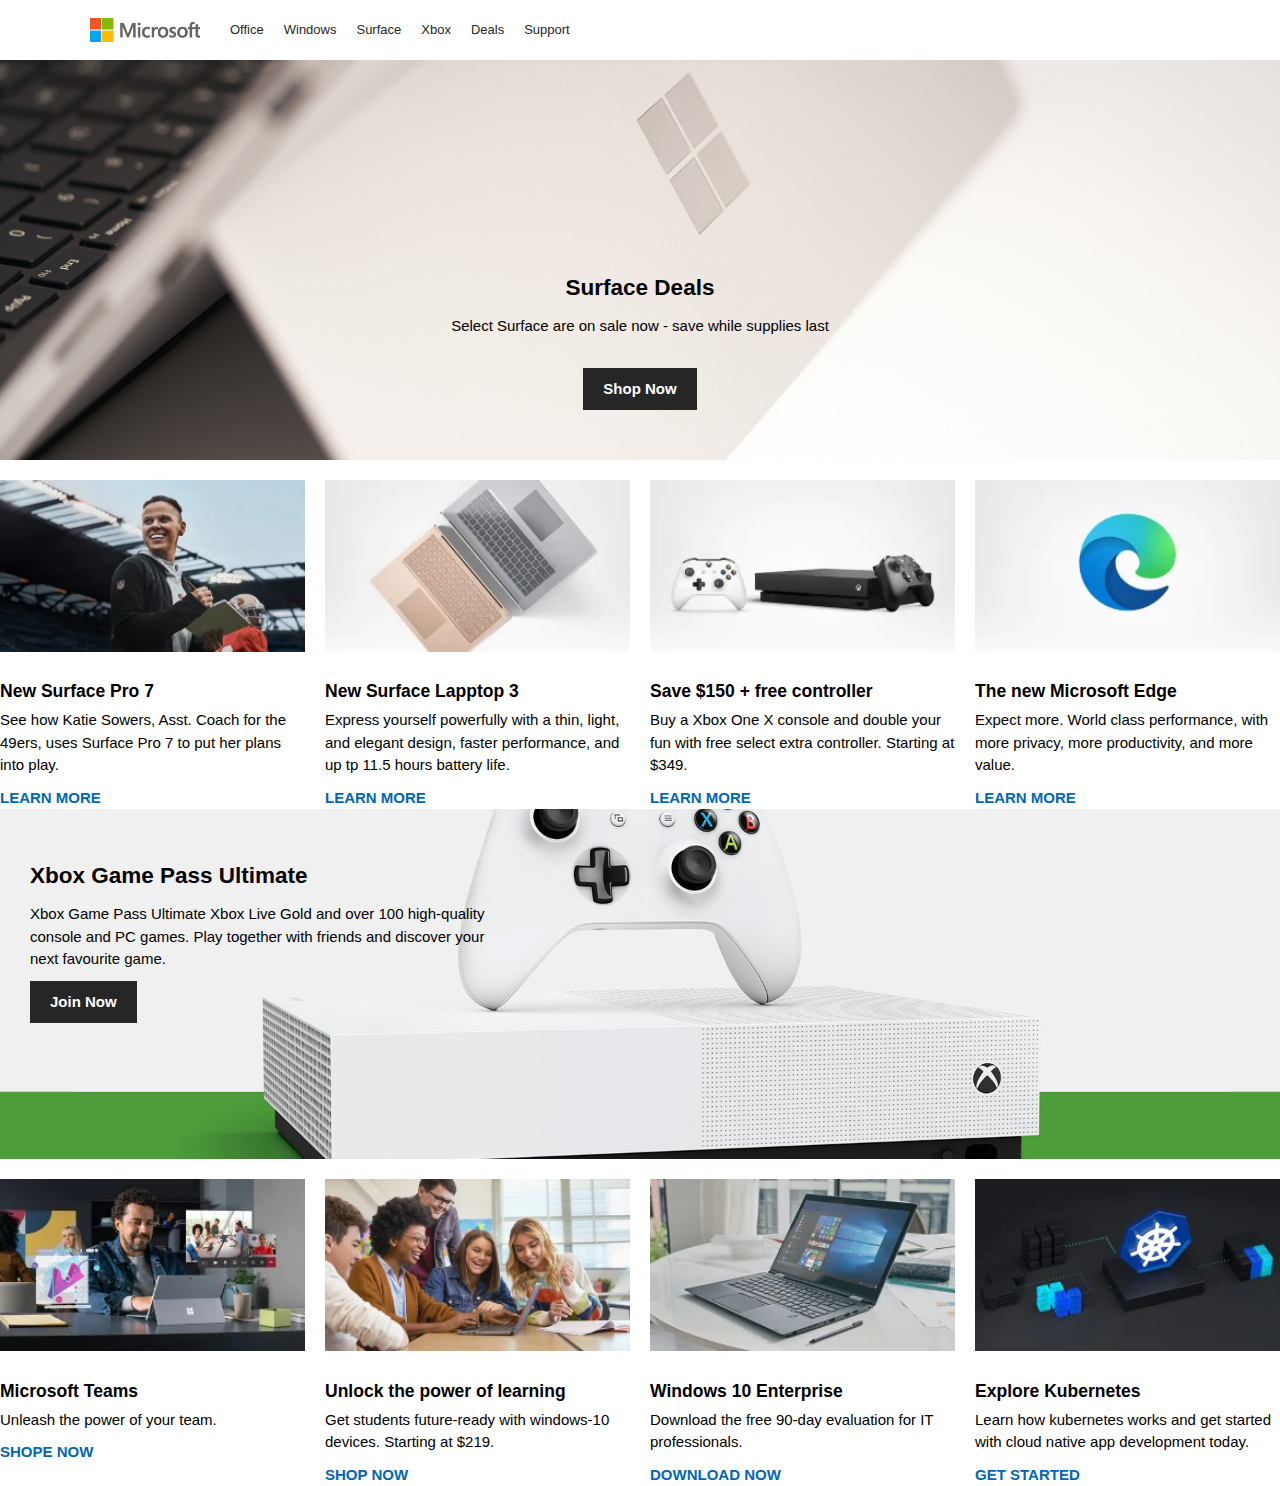
<file: MICROSOFT_HOMEPAGE_CLONE/index.html>
<!DOCTYPE html>
<html lang="en">
<head>
    <meta charset="UTF-8">
    <meta http-equiv="X-UA-Compatible" content="IE=edge">
    <meta name="viewport" content="width=device-width, initial-scale=1.0">
    <link rel="stylesheet" href="https://cdnjs.cloudflare.com/ajax/libs/font-awesome/5.15.3/css/all.min.css" integrity="sha512-iBBXm8fW90+nuLcSKlbmrPcLa0OT92xO1BIsZ+ywDWZCvqsWgccV3gFoRBv0z+8dLJgyAHIhR35VZc2oM/gI1w==" crossorigin="anonymous" referrerpolicy="no-referrer" />
    <title>Microsoft - Official Home Page</title>
    <link rel="icon" href="img/favicon.ico" type="image/gif" sizes="32x32">
    <link rel="stylesheet" href="css/style.css">
</head>
<body>
    <div class="container">
        <!-- Nav -->
        <nav class="main-nav">
            <img src="img/logo.png" alt="Microsoft" class="logo">
            <ul class="main-menu">
                <li><a href="">Office</a></li>
                <li><a href="">Windows</a></li>
                <li><a href="">Surface</a></li>
                <li><a href="">Xbox</a></li>
                <li><a href="">Deals</a></li>
                <li><a href="">Support</a></li>
            </ul>

            <ul class="right-menu">
                <li>
                    <a href="">
                        <i class="fas fa-search"></i>
                    </a>
                </li>

                <li>
                    <a href="">
                        <i class="fas fa-shopping-cart"></i>
                    </a>
                </li>
            </ul>
        </nav>
    </div>

    <!-- Showcase -->
    <header class="showcase">
        <h2>Surface Deals</h2>
        <p>Select Surface are on sale now - save while supplies last</p>
        <a href="#" class="btn">
            Shop Now <i class="fas fa-chevron-right"></i>
        </a>
    </header>

    <!-- Home Card1 -->
    <section class="home-cards">
        <div>
            <img src="img/card1.png" alt="card1">
            <h3>New Surface Pro 7</h3>
            <p>
                See how Katie Sowers, Asst. Coach for the 49ers, uses Surface Pro 7 to put her plans into play.
            </p>
            <a href="#">Learn More <i class="fas fa-chevron-right"></i></a>
        </div>

        <div>
            <img src="img/card2.png" alt="card1">
            <h3>New Surface Lapptop 3</h3>
            <p>
                Express yourself powerfully with a thin, light, and elegant design, faster performance, and up tp 11.5 hours battery life.
            </p>
            <a href="#">Learn More <i class="fas fa-chevron-right"></i></a>
        </div>

        <div>
            <img src="img/card3.png" alt="card1">
            <h3>Save $150 + free controller</h3>
            <p>
                Buy a Xbox One X console and double your fun with free select extra controller. Starting at $349.
            </p>
            <a href="#">Learn More <i class="fas fa-chevron-right"></i></a>
        </div>

        <div>
            <img src="img/card4.png" alt="card1">
            <h3>The new Microsoft Edge</h3>
            <p>
                Expect more. World class performance, with more privacy, more productivity, and more value. 
            </p>
            <a href="#">Learn More <i class="fas fa-chevron-right"></i></a>
        </div>
    </section>

    <!-- Xbox -->
    <section class="xbox">
        <div class="content">
            <h2>Xbox Game Pass Ultimate</h2>
            <p>
                Xbox Game Pass Ultimate Xbox Live Gold and over 100 high-quality console and PC games. Play together with friends and discover your next favourite game.
            </p>
            <a href="@" class="btn">
                Join Now <i class="fas fa-chevron-right"></i>
            </a>
        </div>
    </section>

    <!-- Home Card2 -->
    <section class="home-cards">
        <div>
            <img src="img/card5.png" alt="card1">
            <h3>Microsoft Teams</h3>
            <p>
                Unleash the power of your team.
            </p>
            <a href="#">Shope Now <i class="fas fa-chevron-right"></i></a>
        </div>

        <div>
            <img src="img/card6.jpg" alt="card1">
            <h3>Unlock the power of learning</h3>
            <p>
                Get students future-ready with windows-10 devices. Starting at $219.
            </p>
            <a href="#">Shop Now <i class="fas fa-chevron-right"></i></a>
        </div>

        <div>
            <img src="img/card7.png" alt="card1">
            <h3>Windows 10 Enterprise</h3>
            <p>
                Download the free 90-day evaluation for IT professionals.
            </p>
            <a href="#">Download Now <i class="fas fa-chevron-right"></i></a>
        </div>

        <div>
            <img src="img/card8.png" alt="card1">
            <h3>Explore Kubernetes</h3>
            <p>
               Learn how kubernetes works and get started with cloud native app development today. 
            </p>
            <a href="#">Get Started <i class="fas fa-chevron-right"></i></a>
        </div>
    </section>

</body>
</html>
</file>
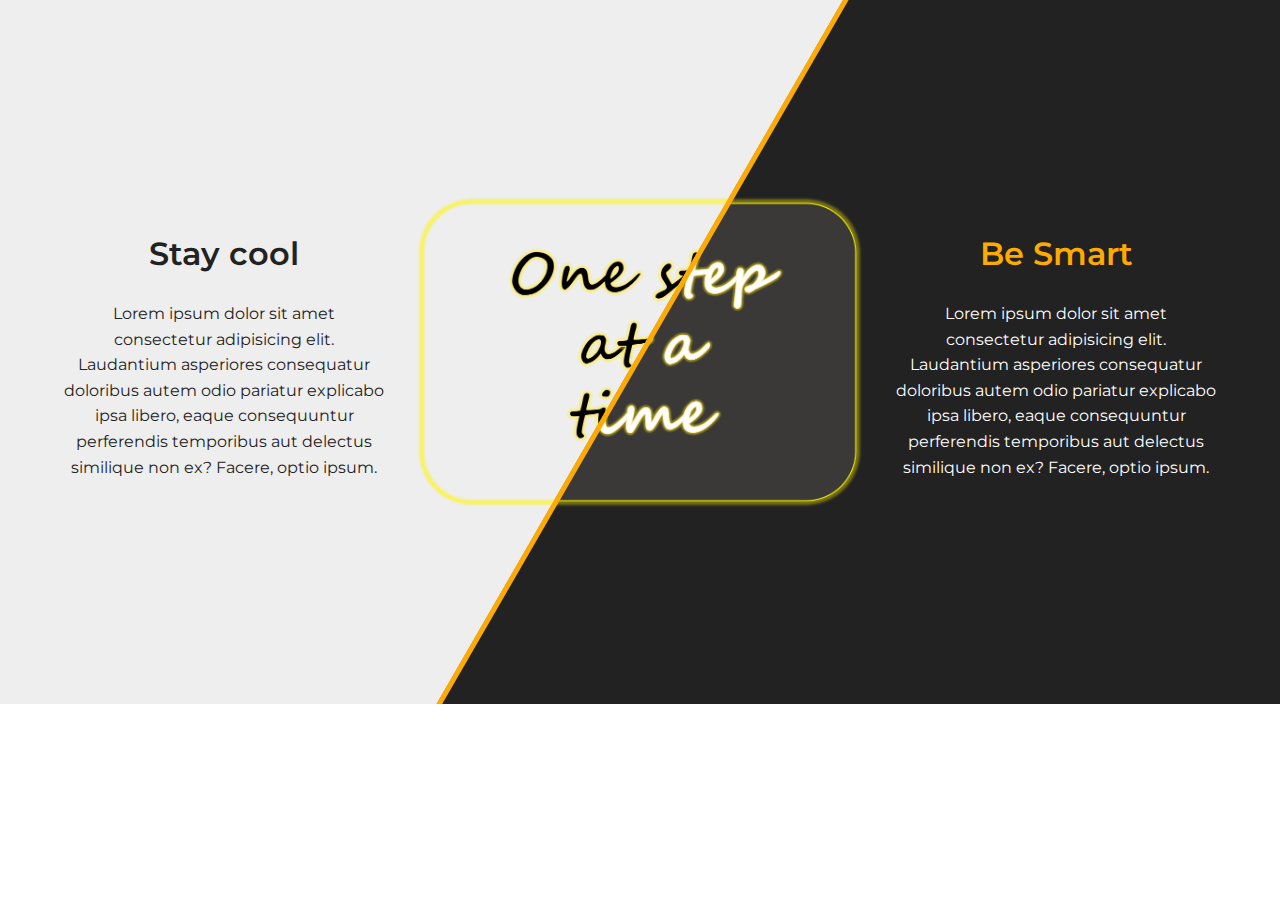
<file: PROJ_1_DARKMODE_LIGHTMODE/index.html>
<!DOCTYPE html>
<html lang="en">

<head>
    <meta charset="UTF-8">
    <meta http-equiv="X-UA-Compatible" content="IE=edge">
    <meta name="viewport" content="width=device-width, initial-scale=1.0">
    <link rel="stylesheet" href="css/style.css">
    <title>PROJ 1</title>
</head>

<body>
    <section class="skewed" id="wrapper">
        <div class="layer bottom">
            <div class="content-wrap">
                <div class="content-body">
                    <h1>Be Smart</h1>
                    <p>
                        Lorem ipsum dolor sit amet consectetur adipisicing elit. Laudantium asperiores consequatur
                        doloribus
                        autem odio pariatur explicabo ipsa libero, eaque consequuntur perferendis temporibus aut
                        delectus
                        similique non ex? Facere, optio ipsum.
                    </p>
                </div>
                    <img src="img/img1.png" alt="PC image">
            </div>

        </div>

        <div class="layer top">
            <div class="content-wrap">
                <div class="content-body">
                    <h1>Stay cool</h1>
                    <p>
                        Lorem ipsum dolor sit amet consectetur adipisicing elit. Laudantium asperiores consequatur
                        doloribus
                        autem odio pariatur explicabo ipsa libero, eaque consequuntur perferendis temporibus aut
                        delectus
                        similique non ex? Facere, optio ipsum.
                    </p>
                </div>
                
                    <img src="img/img2.png" alt="PC image" id="img2">
                
            </div>
        </div>

        <div class="handle"></div>
    </section>
    <script src="index.js"></script>
</body>

</html>
</file>
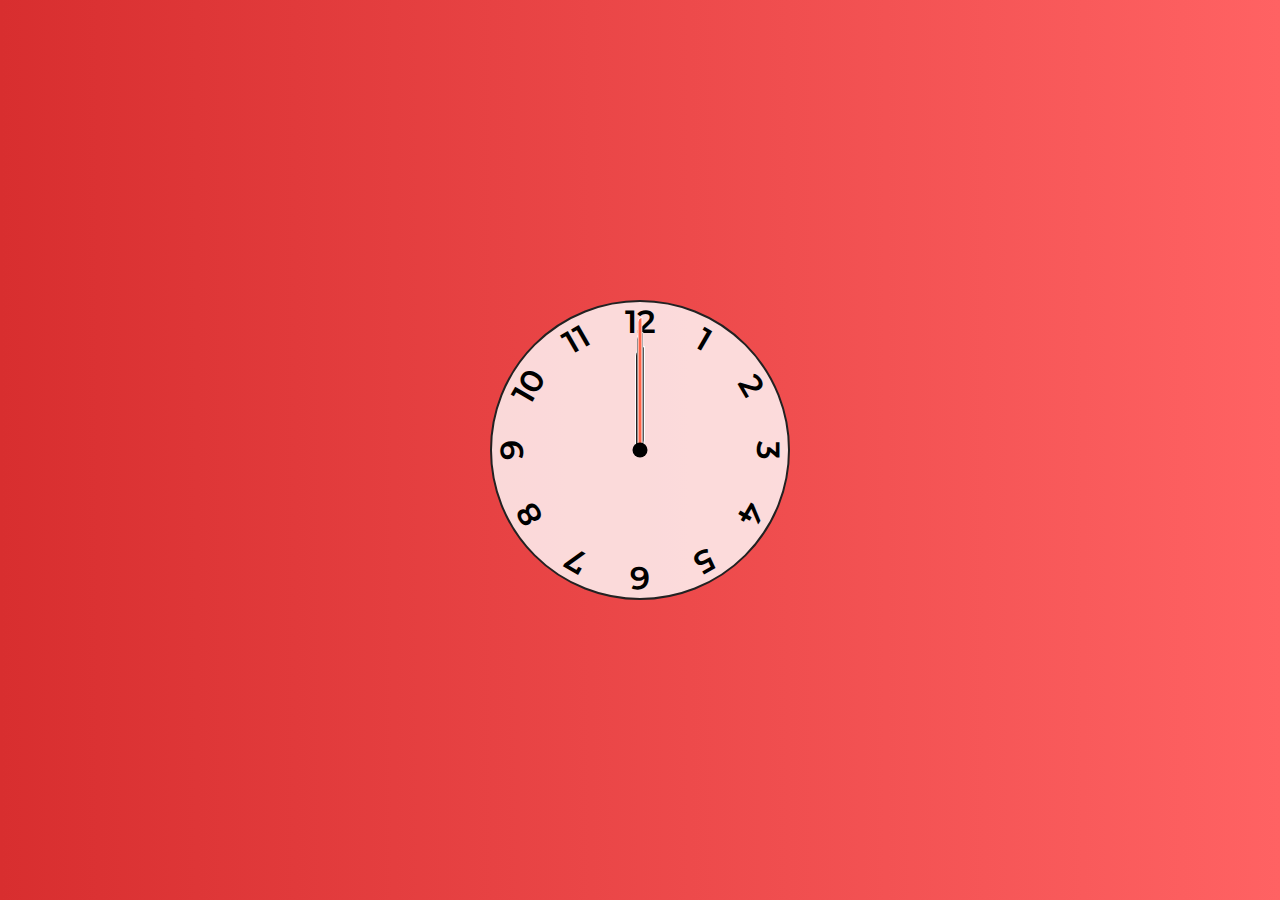
<file: PROJ_3_CLOCK/index.html>
<!DOCTYPE html>
<html lang="en">
<head>
    <meta charset="UTF-8">
    <meta http-equiv="X-UA-Compatible" content="IE=edge">
    <meta name="viewport" content="width=device-width, initial-scale=1.0">
    <title>Clock</title>
    <link rel="stylesheet" href="style.css">
</head>
<body>
    <div class="clock">
        <div class="hand hour" data-hour-hand></div>
        <div class="hand minute" data-minute-hand></div>
        <div class="hand second" data-second-hand></div>
        <div class="number number1">1</div>
        <div class="number number2">2</div>
        <div class="number number3">3</div>
        <div class="number number4">4</div>
        <div class="number number5">5</div>
        <div class="number number6">6</div>
        <div class="number number7">7</div>
        <div class="number number8">8</div>
        <div class="number number9">9</div>
        <div class="number number10">10</div>
        <div class="number number11">11</div>
        <div class="number number12">12</div>
    </div>
    <script src="index.js"></script>
</body>
</html>
</file>
<file: MICROSOFT_HOMEPAGE_CLONE/css/style.css>
*{
    box-sizing: border-box;
    margin: 0;
    padding: 0;
}

body{
    font-family: 'Segoe UI', Tahoma, Geneva, Verdana, sans-serif;
    background: #fff;
    color: #000;
    font-size: 15px;
    line-height: 1.5;
}

a{
    color: #262626;
    text-decoration: none;
}

ul{
    list-style: none;
}

.container{
    width: 90%;
    max-width: 1100px;
    margin: auto;
}

/* Nav */
.main-nav{
    display: flex;
    align-items: center;
    justify-content: space-between;
    height: 60px;
    padding: 20px 0;
    font-size: 13px;
}

.main-nav .logo{
    width: 110px;
}

.main-nav ul{
    display: flex;
}

main-nav ul li a{
    padding-bottom: 2px;
}
.main-nav ul li a:hover{
    border-bottom: 2px solid #262626;
}

.main-nav ul li{
    padding: 0 10px;
}

.main-nav ul.main-menu{
    flex: 1;
    margin-left: 20px;
}

/* Showcase */
.menu-btn{
    cursor: pointer;
    position: absolute;
    top: 20px;
    right: 30px;
    z-index: 2;
    display: none;
}
.btn{
    cursor: pointer;
    display: inline-block;
    border: 0;
    font-weight: bold;
    padding: 10px 20px;
    background: #262626;
    color: #fff;
    font-size: 15px;
}

.btn:hover{
    opacity: 0.9;
}

.dark{
    color:#fff;
}

.dark .btn{
    background: #f4f4f4;
    color: #333;
}

.showcase{
  width: 100%;
  height: 400px;
  background: url('../img/showcase.jpg') no-repeat center center/cover;
  display: flex;
  flex-direction: column;
  align-items: center;
  text-align: center;
  justify-content: flex-end;
  padding-bottom: 50px;
  margin-bottom: 20px;
}

.showcase h2, .showcase p{
    margin-bottom: 10px;

}

.showcase .btn{
    margin-top: 20px;
}

/* Home Cards */
.home-cards{
    display: grid;
    grid-template-columns: repeat(4, 1fr);
    grid-gap: 20px;
}

.home-cards img{
    width: 100%;
    margin-bottom: 20px;
}

.home-cards h3{
    margin-bottom: 5px;
}

.home-cards a{
    display: inline-block;
    padding-top: 10px;
    color: #0067B8;
    text-transform: uppercase;
    font-weight: bold;
}

.home-cards a:hover i{
    margin-left: 10px;
}

/* Xbox*/
.xbox{
    height: 350px;
    width: 100%;
    background: url('../img/xbox.jpg') no-repeat center center/cover;
    margin-bottom: 20px;
}

.xbox .content{
    width: 40%;
    padding: 50px 0 0 30px;
}

.xbox p, .carbon p{
    margin: 10px 0 10px;
}

/* Carbon */
.carbon{
    height: 350px;
    width: 100%;
    background: url('../img/carbon.jpg') no-repeat center center/cover;
    margin-top: 30px;
}

.carbon .content{
    width: 55%;
    padding: 100px 0 0 30px;
    color: white;
}

/* Follow */
.follow{
    display: flex;
    align-items: center;
    justify-content: flex-start;
    margin: 30px 0 30px;
}

.follow * {
    margin-right: 10px;
}

/* Links */
.links{
    background: #f2f2f2;
    color: #616161;
    font-size: 12px;
    padding: 35px 0;
}

.links-inner{
    max-width: 1100px;
    margin: 0 auto;
    padding: 0 20px;
    display: grid;
    grid-template-columns: repeat(5,1fr);
    grid-gap: 10px;
    align-items: flex-start;
    justify-content: center;
}

.links li{
    line-height: 2.8;
}

/* Footer */
.footer{
    background: #f2f2f2;
    color: #616161;
    font-size: 12px;
    padding: 20px 0;
}

.footer-inner{
    max-width: 1100px;
    margin: 0 auto;
    padding: 0 20px 0 20px;
    display: flex;
    align-items: center;
    justify-content: space-between;
}

.footer div{
    margin-bottom: 20px;
    display: flex;
    align-items: center;
}

.footer div i{
    margin-right: 10px;
}

.footer ul{
    display: flex;
    flex-wrap: wrap;
}

.footer li{
    margin-right: 30px;
    margin-bottom: 20px;
}

@media (max-width: 700px) {
  .menu-btn{
      display: block;
  }  

  .menu-btn:hover{
      opacity: 0.5;
  }

  .main-nav ul.right-menu{
      margin-right: 50px;
  }

  .main-nav ul.main-menu{
      display: block;
      position: absolute;
      top: 0;
      left: 0;
      background: #f2f2f2;
      width: 50%;
      height: 100%;
      border-right: #ccc 1px solid;
      opacity:0.9;
      padding: 30px;
      transform: translateX(-500px);
      transition: transform 0.5s ease-in-out;
  }

  .main-nav ul.main-menu li{
      padding: 10px;
      border-bottom: #ccc solid 1px;
      font-size: 14px;

  }

  .main-nav ul.main-menu li:last-child{
      border-bottom: 0;
  }
  .main-nav ul.main-menu.show{
      transform: translateX(-20px);
  }
.home-cards{
        grid-template-columns: repeat(2,1fr);
    }

    .xbox .content p{
        display: none;
    }
    .xbox .content h2{
        margin-bottom: 20px;
    }

    .carbon .content{
        width: 85%;
    }

    .links .links-inner{
        grid-template-columns: repeat(2, 1fr);
    }
 
}

@media(max-width: 500px){
    .home-cards{
        grid-template-columns: 1fr;
    }

    .links .links-inner{
        grid-template-columns: 1fr;
    }

    .links .links-inner ul{
        margin-bottom: 20px;
    }

    .footer div i{
        margin-right: 10px;
    }
    
  
    .footer li{
        padding: 5px;
        margin: 5px;
    }
    .home-cards{
        grid-template-columns: 1fr;
    }

    .links .links-inner{
        grid-template-columns: 1fr;
    }

    .links .links-inner ul{
        margin-bottom: 20px;
    }

    .footer div i{
        margin-right: 10px;
    }
    
  
    .footer li{
        padding: 5px;
        margin: 5px;
    }
}
</file>
<file: PROJ_1_DARKMODE_LIGHTMODE/css/style.css>
@import url('https://fonts.googleapis.com/css2?family=Montserrat:wght@400;600&display=swap');
body{
    margin: 0;
    padding: 0;
    font-size: 100%;
    line-height: 1.6;
    font-family: 'Montserrat', sans-serif;
    font-weight: 400;
}


#wrapper{
    position: relative;
    width: 100%;
    min-height: 55vw;
    overflow: hidden;
}

.layer{
    position: absolute;
    width: 100vw;
    min-height: 55vw;
    overflow: hidden;
}

.layer .content-wrap{
    position: absolute;
    width: 100vw;
    min-height: 55vw;
}

.layer .content-body{
    width: 25%;
    position: absolute;
    top: 50%;
    text-align: center;
    transform: translateY(-50%);
    color: #fff;
}


.layer img{
    position: absolute;
    width: 35%;
    top: 50%;
    left: 50%;
    transform: translate(-50%, -50%);
}


.layer h1{
    font-size: 2em;
    font-weight: 600;
}

.bottom{
    background: #222;
    z-index: 1;
}

.bottom .content-body{
    right: 5%;
}

.bottom h1{
    color: #FDAB00;
}
.top{
    background: #eee;
    color: #222;
    z-index: 2;
    width: 50vw;
}

.top .content-body{
    left: 5%;
    color: #222;
}

.handle{
    position: absolute;
    height: 100%;
    display: block;
    background-color: #FDAB00 ;
    width: 5px;
    top: 0;
    left: 50%;
    z-index: 3;
}

.skewed .handle{
    top: 50%;
    transform: rotate(30deg) translateY(-50%);
    height: 200%;
    transform-origin: top ;
}

.skewed .top{
    transform: skew(-30deg);
    margin-left: -1000px ;
    width: calc(50vw + 1000px);
}

.skewed .top .content-wrap{
    transform: skew(30deg);
    margin-left: 1000px;
}

@media(max-width:780px){
    body{
        font-size: 75%;
    }
}
</file>
<file: PROJ_3_CLOCK/style.css>
@import url('https://fonts.googleapis.com/css2?family=Montserrat:wght@400;600&display=swap');

*,*::after,*::before{
    font-family: 'Montserrat', sans-serif;
    box-sizing: border-box;
    font-weight: 600;
}


body{
    margin: 0;
    padding: 0;
    background: linear-gradient(90deg, #D82E2F 0%, #FF6263 100%);
    display: flex;
    justify-content: center;
    align-items: center;
    min-height: 100vh;
    overflow: hidden;
}

.clock{
    width: 300px;
    height: 300px;
    background-color: rgba(255, 255, 255, .8);
    border-radius: 50%;
    border: 2px solid #222;
    position: relative;
}

.clock .number{
    --rotation: 0;
    position: absolute;
    width: 100%;
    height: 100%;
    text-align: center;
    transform: rotate(var(--rotation));
    font-size: 2rem;
}

.clock .number1 {--rotation: 30deg;}
.clock .number2 {--rotation: 60deg;}
.clock .number3 {--rotation: 90deg;}
.clock .number4 {--rotation: 120deg;}
.clock .number5 {--rotation: 150deg;}
.clock .number6 {--rotation: 180deg;}
.clock .number7 {--rotation: 210deg;}
.clock .number8 {--rotation: 240deg;}
.clock .number9 {--rotation: 270deg;}
.clock .number10 {--rotation: 300deg;}
.clock .number11 {--rotation: 330deg;}


.clock .hand{
    --rotation:0;
    position: absolute;
    bottom: 50%;
    left: 50%;
    border: 1px solid #fff;
    border-top-left-radius: 10px;
    border-bottom-right-radius: 10px; 
    z-index: 10;
    transform-origin: bottom;
    transform: translateX(-50%) rotate(calc(var(--rotation) * 1deg));
}

.clock::after {
    content: '';
    position: absolute;
    background-color: black;
    z-index: 11;
    width: 15px;
    height: 15px;
    top: 50%;
    left: 50%;
    transform: translate(-50%, -50%);
    border-radius: 50%;
  }

.clock .hand.second{
    width: 5px;
    height: 45%;
    background-color: tomato;
}

.clock .hand.minute{
    width: 7px;
    height: 40%;
    background-color: #222;
}

.clock .hand.hour{
    width: 10px;
    height: 35%;
    background-color: #222;
}
</file>
